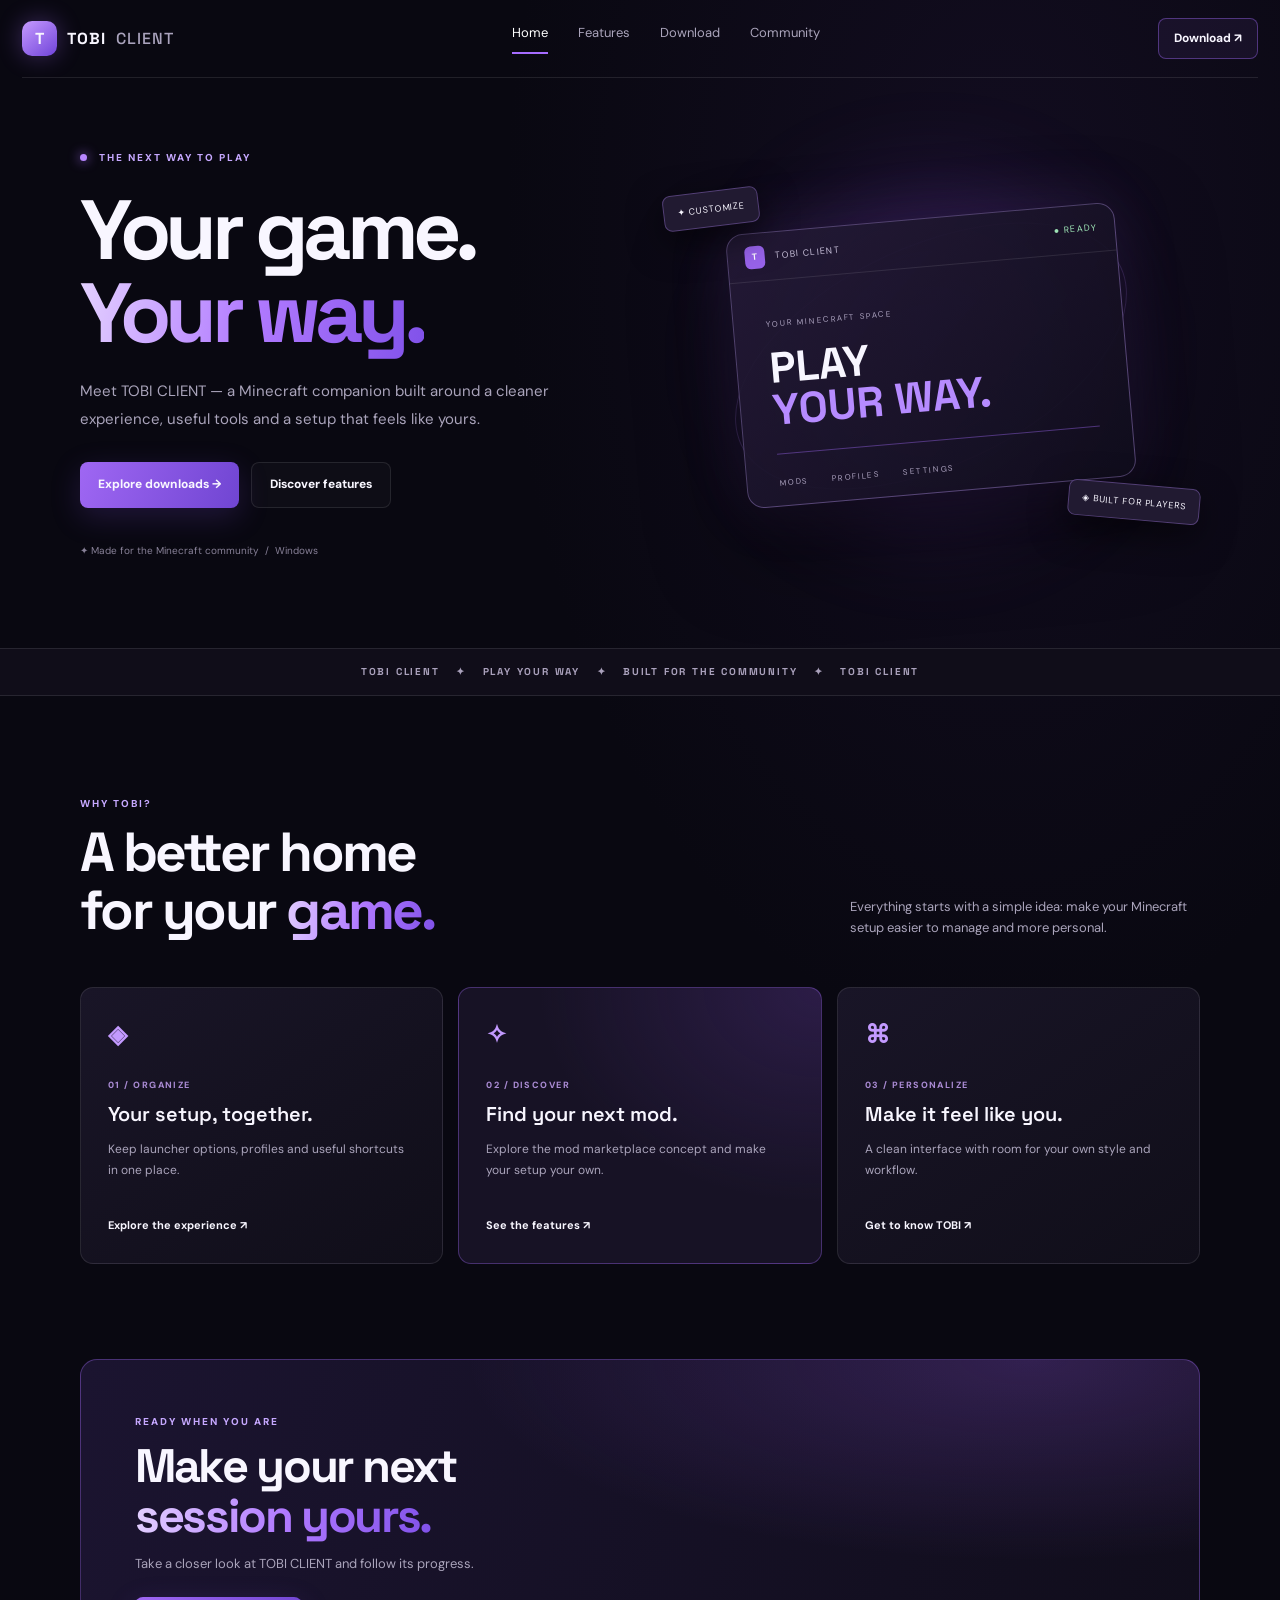
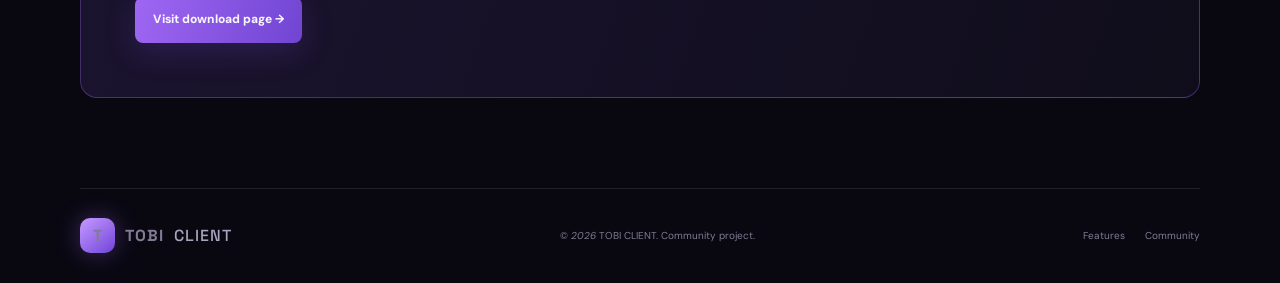
<file: index.html>
<!doctype html><html lang="en"><head><meta charset="utf-8"><meta name="viewport" content="width=device-width,initial-scale=1"><meta name="theme-color" content="#090811"><meta name="description" content="TOBI CLIENT — a cleaner way to play Minecraft."><title>TOBI CLIENT — Play beyond limits</title><link rel="icon" href="assets/favicon.svg"><link rel="preconnect" href="https://fonts.googleapis.com"><link href="https://fonts.googleapis.com/css2?family=DM+Sans:wght@400;500;600;700;800&family=Space+Grotesk:wght@500;600;700&display=swap" rel="stylesheet"><link rel="stylesheet" href="styles.css"></head><body><header class="header"><a class="brand" href="index.html"><b>T</b> TOBI<span>CLIENT</span></a><button class="menu" aria-label="Toggle navigation">☰</button><nav><a class="active" href="index.html">Home</a><a href="features.html">Features</a><a href="download.html">Download</a><a href="community.html">Community</a></nav><a class="nav-cta" href="download.html">Download ↗</a></header><main><section class="hero wrap"><div><div class="eyebrow"><i></i> THE NEXT WAY TO PLAY</div><h1>Your game.<br><em>Your way.</em></h1><p>Meet TOBI CLIENT — a Minecraft companion built around a cleaner experience, useful tools and a setup that feels like yours.</p><div class="actions"><a class="btn primary" href="download.html">Explore downloads →</a><a class="btn" href="features.html">Discover features</a></div><small>✦ Made for the Minecraft community&nbsp; / &nbsp;Windows</small></div><div class="art"><div class="orb"></div><div class="ring"></div><div class="mock"><div class="mockbar"><b>T</b> TOBI CLIENT <span>● READY</span></div><div class="mockbody"><small>YOUR MINECRAFT SPACE</small><strong>PLAY<br><em>YOUR WAY.</em></strong><hr><small>MODS　　 PROFILES　　 SETTINGS</small></div></div><label class="float f1">✦ CUSTOMIZE</label><label class="float f2">◈ BUILT FOR PLAYERS</label></div></section><div class="ticker">TOBI CLIENT　 ✦　 PLAY YOUR WAY　 ✦　 BUILT FOR THE COMMUNITY　 ✦　 TOBI CLIENT</div><section class="wrap section"><div class="section-head"><div><div class="eyebrow">WHY TOBI?</div><h2>A better home<br>for your <em>game.</em></h2></div><p>Everything starts with a simple idea: make your Minecraft setup easier to manage and more personal.</p></div><div class="cards"><article><b>◈</b><small>01 / ORGANIZE</small><h3>Your setup, together.</h3><p>Keep launcher options, profiles and useful shortcuts in one place.</p><a href="features.html">Explore the experience ↗</a></article><article class="highlight"><b>✧</b><small>02 / DISCOVER</small><h3>Find your next mod.</h3><p>Explore the mod marketplace concept and make your setup your own.</p><a href="features.html">See the features ↗</a></article><article><b>⌘</b><small>03 / PERSONALIZE</small><h3>Make it feel like you.</h3><p>A clean interface with room for your own style and workflow.</p><a href="features.html">Get to know TOBI ↗</a></article></div></section><section class="wrap banner"><div class="eyebrow">READY WHEN YOU ARE</div><h2>Make your next<br><em>session yours.</em></h2><p>Take a closer look at TOBI CLIENT and follow its progress.</p><a class="btn primary" href="download.html">Visit download page →</a></section></main><footer class="footer wrap"><a class="brand" href="index.html"><b>T</b> TOBI<span>CLIENT</span></a><span>© <i class="year"></i> TOBI CLIENT. Community project.</span><div><a href="features.html">Features</a><a href="community.html">Community</a></div></footer><script src="script.js"></script></body></html>
</file>
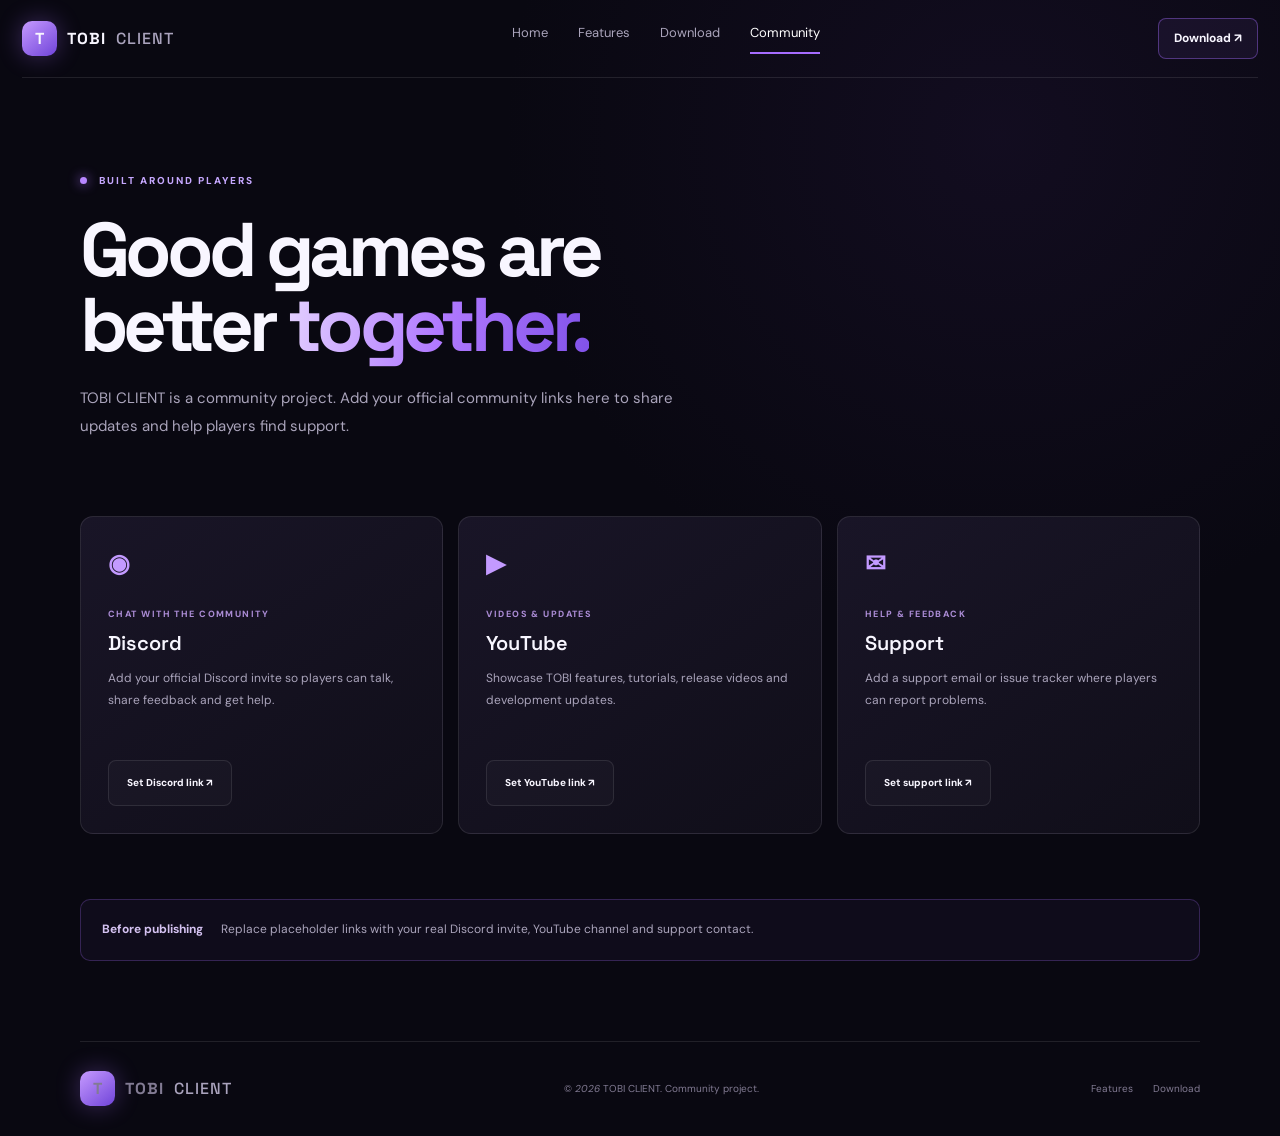
<file: community.html>
<!doctype html><html lang="en"><head><meta charset="utf-8"><meta name="viewport" content="width=device-width,initial-scale=1"><meta name="theme-color" content="#090811"><title>Community — TOBI CLIENT</title><link rel="icon" href="assets/favicon.svg"><link rel="preconnect" href="https://fonts.googleapis.com"><link href="https://fonts.googleapis.com/css2?family=DM+Sans:wght@400;500;600;700;800&family=Space+Grotesk:wght@500;600;700&display=swap" rel="stylesheet"><link rel="stylesheet" href="styles.css"></head><body><header class="header"><a class="brand" href="index.html"><b>T</b> TOBI<span>CLIENT</span></a><button class="menu">☰</button><nav><a href="index.html">Home</a><a href="features.html">Features</a><a href="download.html">Download</a><a class="active" href="community.html">Community</a></nav><a class="nav-cta" href="download.html">Download ↗</a></header><main><section class="pagehero wrap"><div class="eyebrow"><i></i> BUILT AROUND PLAYERS</div><h1>Good games are<br>better <em>together.</em></h1><p>TOBI CLIENT is a community project. Add your official community links here to share updates and help players find support.</p></section><section class="wrap community"><article><b>◉</b><small>CHAT WITH THE COMMUNITY</small><h2>Discord</h2><p>Add your official Discord invite so players can talk, share feedback and get help.</p><a href="#" class="btn" data-placeholder>Set Discord link ↗</a></article><article><b>▶</b><small>VIDEOS & UPDATES</small><h2>YouTube</h2><p>Showcase TOBI features, tutorials, release videos and development updates.</p><a href="#" class="btn" data-placeholder>Set YouTube link ↗</a></article><article><b>✉</b><small>HELP & FEEDBACK</small><h2>Support</h2><p>Add a support email or issue tracker where players can report problems.</p><a href="#" class="btn" data-placeholder>Set support link ↗</a></article></section><aside class="notice wrap"><b>Before publishing</b><span>Replace placeholder links with your real Discord invite, YouTube channel and support contact.</span></aside></main><footer class="footer wrap"><a class="brand" href="index.html"><b>T</b> TOBI<span>CLIENT</span></a><span>© <i class="year"></i> TOBI CLIENT. Community project.</span><div><a href="features.html">Features</a><a href="download.html">Download</a></div></footer><script src="script.js"></script></body></html>
</file>
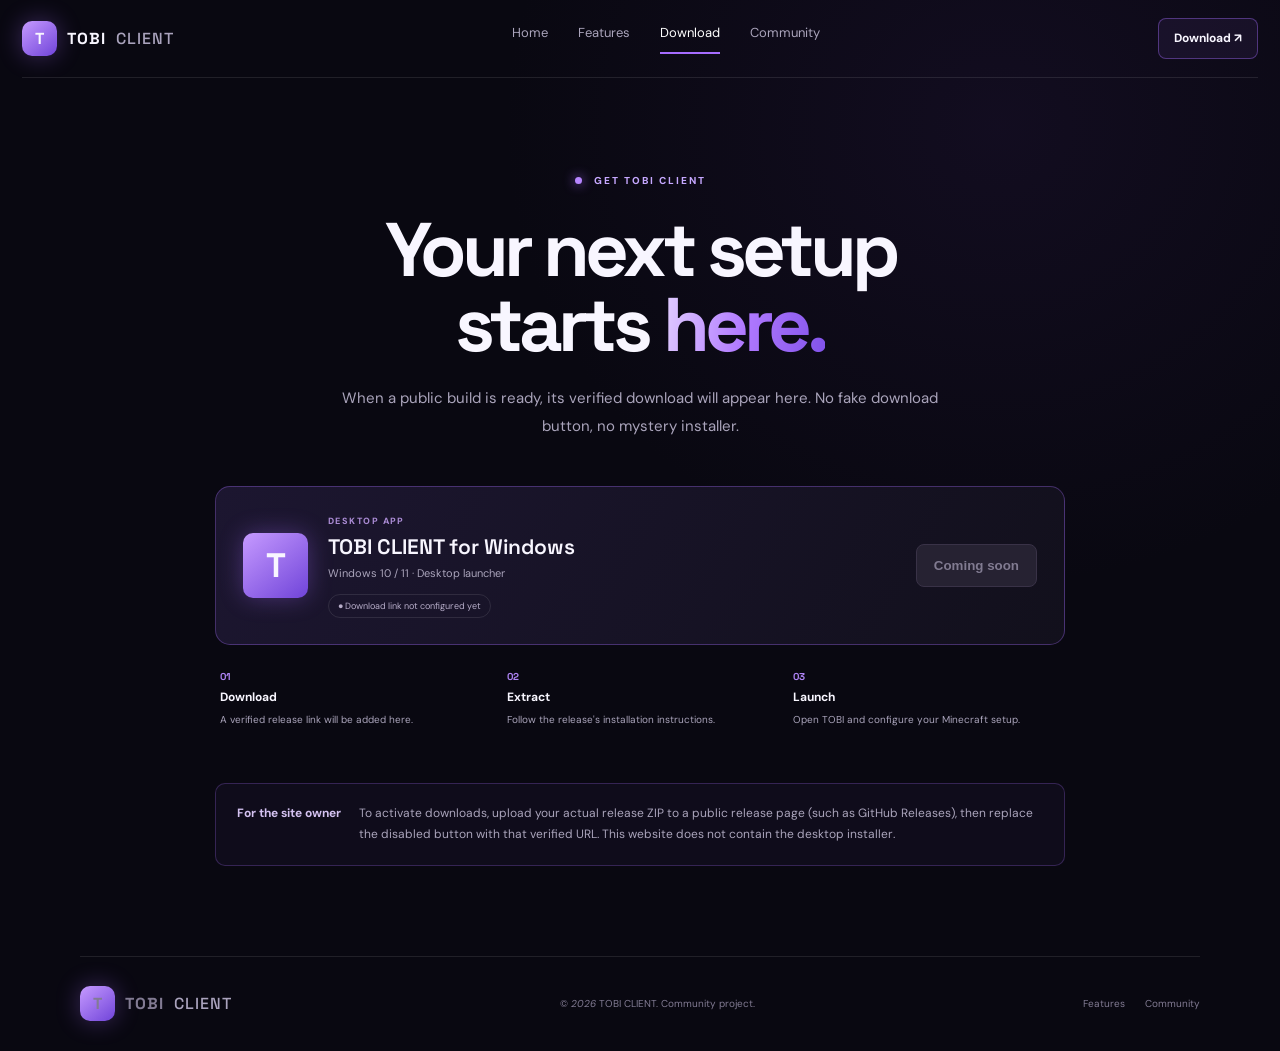
<file: download.html>
<!doctype html><html lang="en"><head><meta charset="utf-8"><meta name="viewport" content="width=device-width,initial-scale=1"><meta name="theme-color" content="#090811"><title>Download — TOBI CLIENT</title><link rel="icon" href="assets/favicon.svg"><link rel="preconnect" href="https://fonts.googleapis.com"><link href="https://fonts.googleapis.com/css2?family=DM+Sans:wght@400;500;600;700;800&family=Space+Grotesk:wght@500;600;700&display=swap" rel="stylesheet"><link rel="stylesheet" href="styles.css"></head><body><header class="header"><a class="brand" href="index.html"><b>T</b> TOBI<span>CLIENT</span></a><button class="menu">☰</button><nav><a href="index.html">Home</a><a href="features.html">Features</a><a class="active" href="download.html">Download</a><a href="community.html">Community</a></nav><a class="nav-cta" href="download.html">Download ↗</a></header><main><section class="pagehero centered wrap"><div class="eyebrow"><i></i> GET TOBI CLIENT</div><h1>Your next setup<br>starts <em>here.</em></h1><p>When a public build is ready, its verified download will appear here. No fake download button, no mystery installer.</p></section><section class="download wrap"><div class="downloadcard"><div class="downloadlogo">T</div><div class="downloadinfo"><small>DESKTOP APP</small><h2>TOBI CLIENT for Windows</h2><p>Windows 10 / 11 · Desktop launcher</p><label>● Download link not configured yet</label></div><button disabled>Coming soon</button></div><div class="steps"><div><b>01</b><strong>Download</strong><p>A verified release link will be added here.</p></div><div><b>02</b><strong>Extract</strong><p>Follow the release's installation instructions.</p></div><div><b>03</b><strong>Launch</strong><p>Open TOBI and configure your Minecraft setup.</p></div></div><aside class="notice"><b>For the site owner</b><span>To activate downloads, upload your actual release ZIP to a public release page (such as GitHub Releases), then replace the disabled button with that verified URL. This website does not contain the desktop installer.</span></aside></section></main><footer class="footer wrap"><a class="brand" href="index.html"><b>T</b> TOBI<span>CLIENT</span></a><span>© <i class="year"></i> TOBI CLIENT. Community project.</span><div><a href="features.html">Features</a><a href="community.html">Community</a></div></footer><script src="script.js"></script></body></html>
</file>
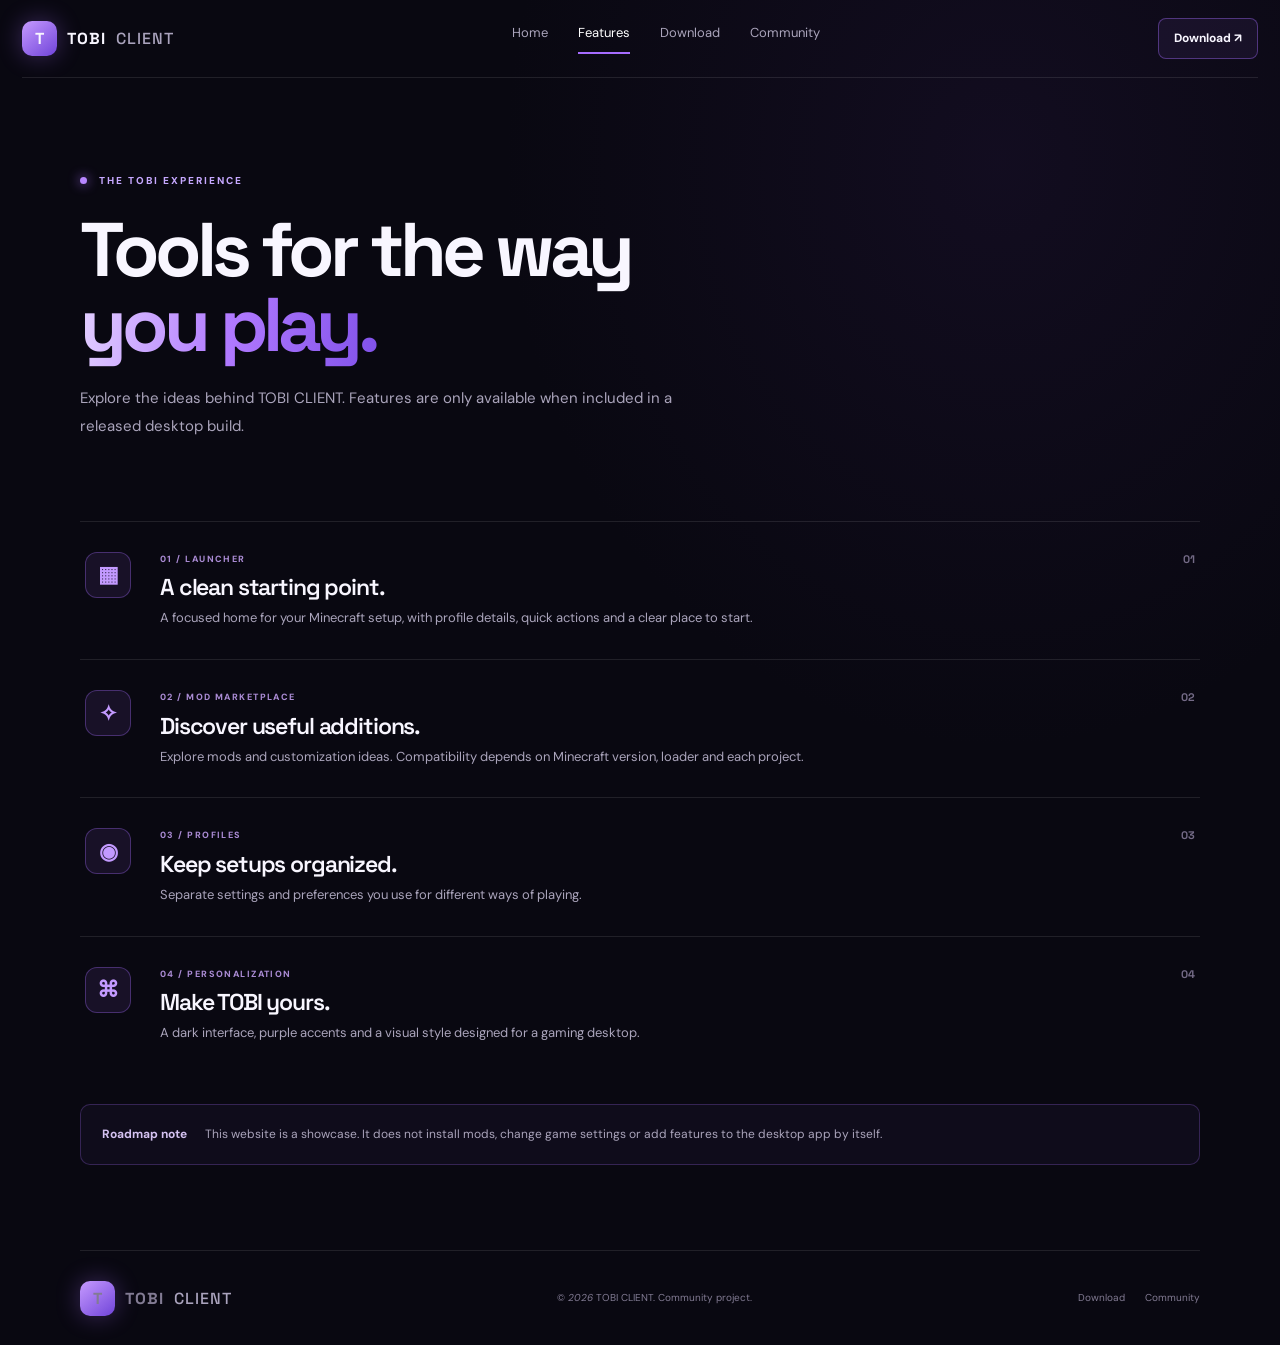
<file: features.html>
<!doctype html><html lang="en"><head><meta charset="utf-8"><meta name="viewport" content="width=device-width,initial-scale=1"><meta name="theme-color" content="#090811"><title>Features — TOBI CLIENT</title><link rel="icon" href="assets/favicon.svg"><link rel="preconnect" href="https://fonts.googleapis.com"><link href="https://fonts.googleapis.com/css2?family=DM+Sans:wght@400;500;600;700;800&family=Space+Grotesk:wght@500;600;700&display=swap" rel="stylesheet"><link rel="stylesheet" href="styles.css"></head><body><header class="header"><a class="brand" href="index.html"><b>T</b> TOBI<span>CLIENT</span></a><button class="menu">☰</button><nav><a href="index.html">Home</a><a class="active" href="features.html">Features</a><a href="download.html">Download</a><a href="community.html">Community</a></nav><a class="nav-cta" href="download.html">Download ↗</a></header><main><section class="pagehero wrap"><div class="eyebrow"><i></i> THE TOBI EXPERIENCE</div><h1>Tools for the way<br><em>you play.</em></h1><p>Explore the ideas behind TOBI CLIENT. Features are only available when included in a released desktop build.</p></section><section class="wrap section featurelist"><article><b>▦</b><div><small>01 / LAUNCHER</small><h2>A clean starting point.</h2><p>A focused home for your Minecraft setup, with profile details, quick actions and a clear place to start.</p></div><label>01</label></article><article><b>✧</b><div><small>02 / MOD MARKETPLACE</small><h2>Discover useful additions.</h2><p>Explore mods and customization ideas. Compatibility depends on Minecraft version, loader and each project.</p></div><label>02</label></article><article><b>◉</b><div><small>03 / PROFILES</small><h2>Keep setups organized.</h2><p>Separate settings and preferences you use for different ways of playing.</p></div><label>03</label></article><article><b>⌘</b><div><small>04 / PERSONALIZATION</small><h2>Make TOBI yours.</h2><p>A dark interface, purple accents and a visual style designed for a gaming desktop.</p></div><label>04</label></article><aside class="notice"><b>Roadmap note</b><span>This website is a showcase. It does not install mods, change game settings or add features to the desktop app by itself.</span></aside></section></main><footer class="footer wrap"><a class="brand" href="index.html"><b>T</b> TOBI<span>CLIENT</span></a><span>© <i class="year"></i> TOBI CLIENT. Community project.</span><div><a href="download.html">Download</a><a href="community.html">Community</a></div></footer><script src="script.js"></script></body></html>
</file>
<file: styles.css>
:root{--bg:#090811;--panel:#151222;--text:#f8f6ff;--muted:#aaa4bb;--purple:#a66cff;--line:#ffffff19}*{box-sizing:border-box}html{scroll-behavior:smooth}body{margin:0;background:radial-gradient(ellipse at 78% 12%,#25163e55,transparent 35%),var(--bg);color:var(--text);font-family:'DM Sans',sans-serif;line-height:1.6}a{color:inherit;text-decoration:none}.wrap{width:min(1120px,calc(100% - 44px));margin:auto}.header{height:78px;width:min(1280px,calc(100% - 44px));margin:auto;display:flex;align-items:center;justify-content:space-between;border-bottom:1px solid var(--line);position:relative;z-index:4}.brand{font:700 16px 'Space Grotesk';letter-spacing:.06em;display:flex;align-items:center;gap:10px}.brand b,.downloadlogo{display:grid;place-items:center;width:35px;height:35px;border-radius:10px;background:linear-gradient(140deg,#c69aff,#7044d9);box-shadow:0 0 25px #a66cff55}.brand span{color:#aaa3bd;font-weight:500}.header nav{display:flex;gap:30px}.header nav a{font-size:13px;color:var(--muted)}.header nav a:hover,.header nav a.active{color:#fff}.header nav a.active{border-bottom:2px solid var(--purple);padding-bottom:8px}.nav-cta{font-size:12px;font-weight:700;padding:10px 15px;border:1px solid #a66cff66;border-radius:8px;background:#a66cff12}.menu{display:none;background:none;border:0;color:white;font-size:22px}.hero{min-height:570px;display:grid;grid-template-columns:1fr 1fr;align-items:center;gap:45px;padding-top:50px;padding-bottom:65px}.eyebrow{font-size:10px;font-weight:800;letter-spacing:.2em;color:#c6a8ff}.eyebrow i{display:inline-block;width:7px;height:7px;border-radius:50%;background:#b786ff;box-shadow:0 0 12px #a66cff;margin-right:8px}.hero h1,.pagehero h1{font:700 clamp(55px,7vw,84px)/.99 'Space Grotesk';letter-spacing:-.065em;margin:23px 0}.hero h1 em,.pagehero h1 em,.section h2 em,.banner h2 em{font-style:normal;background:linear-gradient(100deg,#e4d2ff,#b17aff,#8051e9);background-clip:text;color:transparent}.hero p,.pagehero p{max-width:530px;color:var(--muted);font-size:15px;line-height:1.85}.actions{display:flex;gap:12px;flex-wrap:wrap;margin:28px 0}.btn{display:inline-flex;align-items:center;justify-content:center;min-height:46px;padding:0 18px;border:1px solid var(--line);border-radius:8px;font-size:12px;font-weight:800;background:#ffffff06}.btn:hover{transform:translateY(-2px)}.primary{background:linear-gradient(110deg,#9f67f3,#7045d2);border:0;box-shadow:0 9px 30px #7c4cdb35}.hero small{color:#888198;font-size:10px}.art{height:420px;position:relative;display:grid;place-items:center}.orb{position:absolute;width:330px;height:330px;border-radius:50%;background:#8a4ee733;filter:blur(50px)}.ring{position:absolute;width:420px;height:220px;border:1px solid #b68aff38;border-radius:50%;transform:rotate(-25deg)}.mock{width:min(390px,95%);height:275px;border:1px solid #c5a6ff55;border-radius:17px;background:linear-gradient(135deg,#241a37ee,#100d1cf5);box-shadow:0 35px 90px #0009,0 0 60px #8e5be22b;transform:rotate(-5deg);overflow:hidden}.mockbar{height:48px;border-bottom:1px solid var(--line);display:flex;align-items:center;padding:0 17px;gap:10px;font-size:9px;letter-spacing:.15em;color:#c7bfd9}.mockbar b{background:#9863eb;border-radius:6px;padding:4px 7px;color:#fff}.mockbar span{margin-left:auto;color:#9de3b5}.mockbody{padding:28px 32px}.mockbody small{font-size:8px;letter-spacing:.2em;color:#aaa0bd}.mockbody strong{display:block;font:700 43px/.98 'Space Grotesk';margin:13px 0 22px}.mockbody strong em{font-style:normal;color:#b68bff}.mockbody hr{border:0;border-top:1px solid #a66cff66;margin-bottom:13px}.float{position:absolute;background:#211a31;border:1px solid #b68aff55;border-radius:8px;padding:10px 13px;font-size:9px;letter-spacing:.1em;box-shadow:0 12px 35px #0008}.f1{top:45px;left:0;transform:rotate(-7deg)}.f2{right:0;bottom:45px;transform:rotate(5deg)}.ticker{text-align:center;padding:16px 8px;border-block:1px solid var(--line);background:#100d19;color:#aaa1bc;font:700 10px 'Space Grotesk';letter-spacing:.18em}.section{padding-top:100px;padding-bottom:95px}.section-head{display:flex;align-items:end;justify-content:space-between;gap:25px;margin-bottom:35px}.section h2,.banner h2{font:700 clamp(39px,5vw,55px)/1.05 'Space Grotesk';letter-spacing:-.05em;margin:12px 0}.section-head>p{max-width:350px;color:var(--muted);font-size:13px}.cards,.community{display:grid;grid-template-columns:repeat(3,1fr);gap:15px}.cards article,.community article{padding:27px;border:1px solid var(--line);border-radius:13px;background:linear-gradient(145deg,#191527,#100e19);transition:.2s}.cards article:hover,.community article:hover{transform:translateY(-4px);border-color:#a66cff77}.cards article.highlight{background:radial-gradient(ellipse at 100% 0%,#55318a55,transparent 55%),#171225;border-color:#a66cff55}.cards article>b,.community article>b{display:block;font-size:25px;color:#c39aff;margin-bottom:23px}.cards small,.community small,.featurelist small,.downloadinfo small{display:block;font-size:9px;letter-spacing:.16em;font-weight:800;color:#aa8bd4}.cards h3,.community h2{font:600 20px 'Space Grotesk';margin:9px 0}.cards p,.community p{font-size:12px;color:var(--muted);line-height:1.8;min-height:60px}.cards article>a{font-size:11px;font-weight:700}.banner{padding:54px;margin-bottom:90px;border:1px solid #a66cff55;border-radius:17px;background:radial-gradient(ellipse at 85% 0%,#8950d344,transparent 42%),linear-gradient(110deg,#1b1430,#100d1b)}.banner h2{font-size:47px}.banner p{font-size:13px;color:var(--muted);margin-bottom:22px}.footer{min-height:95px;border-top:1px solid var(--line);display:flex;align-items:center;justify-content:space-between;gap:20px;color:#827b93;font-size:10px}.footer>div{display:flex;gap:20px}.footer a:hover{color:white}.pagehero{padding-top:95px;padding-bottom:30px}.pagehero h1{font-size:clamp(53px,7vw,76px)}.pagehero p{max-width:650px}.centered{text-align:center}.centered p{margin-inline:auto}.featurelist{padding-top:35px;padding-bottom:85px}.featurelist article{display:grid;grid-template-columns:55px 1fr 30px;gap:20px;align-items:start;padding:30px 5px;border-top:1px solid var(--line)}.featurelist article>b{width:46px;height:46px;display:grid;place-items:center;background:#a66cff18;border:1px solid #a66cff55;border-radius:12px;color:#c39aff;font-size:22px}.featurelist h2{font:600 23px 'Space Grotesk';margin:6px 0}.featurelist p{font-size:13px;color:var(--muted);margin:0}.featurelist article>label{font:700 11px 'Space Grotesk';color:#746b87;text-align:right}.notice{display:flex;gap:18px;padding:19px 21px;border:1px solid #a66cff40;border-radius:10px;background:#a66cff0b;color:var(--muted);font-size:12px;line-height:1.8;margin-top:30px}.notice b{color:#d4c2f1;white-space:nowrap}.download{max-width:850px;padding-bottom:90px}.downloadcard{display:flex;align-items:center;gap:20px;padding:27px;border:1px solid #a66cff55;border-radius:15px;background:linear-gradient(120deg,#1c1630,#12101c)}.downloadlogo{width:65px;height:65px;font:700 34px 'Space Grotesk';flex:none}.downloadinfo{flex:1}.downloadinfo h2{font:600 21px 'Space Grotesk';margin:5px 0}.downloadinfo p{font-size:11px;color:var(--muted);margin:0 0 8px}.downloadinfo label{font-size:9px;color:#b7adc9;border:1px solid var(--line);border-radius:20px;padding:5px 9px}.downloadcard button{padding:13px 17px;border:1px solid #393247;border-radius:8px;background:#262232;color:#817b91;font-weight:700}.steps{display:grid;grid-template-columns:repeat(3,1fr);gap:20px;padding:25px 5px}.steps div{display:flex;flex-direction:column;gap:5px}.steps b{font:700 10px 'Space Grotesk';color:#ae83f4}.steps strong{font-size:12px}.steps p{font-size:10px;color:var(--muted);margin:0}.community{padding-top:30px;padding-bottom:35px}.community article p{min-height:80px}.community .btn{font-size:10px}.community+.notice{margin-bottom:80px}@media(max-width:800px){.hero{grid-template-columns:1fr;gap:0}.art{height:350px}.section-head{align-items:start;flex-direction:column}.cards,.community{grid-template-columns:1fr 1fr}}@media(max-width:600px){.wrap,.header{width:calc(100% - 34px)}.header{height:68px}.menu{display:block;margin-left:auto;margin-right:12px}.header nav{display:none;position:absolute;top:67px;left:0;right:0;background:#171225;border:1px solid var(--line);border-radius:0 0 12px 12px;padding:12px;flex-direction:column;gap:0}.header nav.open{display:flex}.header nav a{padding:10px}.header nav a.active{border:0}.nav-cta{font-size:10px;padding:9px}.hero{padding-top:55px}.hero h1{font-size:58px}.art{height:310px}.mock{height:245px}.mockbody{padding:24px}.mockbody strong{font-size:37px}.ring{width:320px}.section{padding-top:70px;padding-bottom:65px}.cards,.community{grid-template-columns:1fr}.cards p,.community p{min-height:0}.banner{padding:30px 23px;margin-bottom:65px}.banner h2{font-size:39px}.footer{padding:22px 0;flex-wrap:wrap}.footer>span{order:3;width:100%}.pagehero{padding-top:70px}.pagehero h1{font-size:54px}.featurelist article{grid-template-columns:43px 1fr 20px;gap:12px;padding:23px 0}.featurelist article>b{width:40px;height:40px}.featurelist h2{font-size:19px}.notice{flex-direction:column;gap:4px}.downloadcard{flex-wrap:wrap;padding:20px}.downloadcard button{width:100%}.steps{grid-template-columns:1fr;gap:15px}.steps div{display:grid;grid-template-columns:30px 1fr}.steps p{grid-column:2}}
</file>
